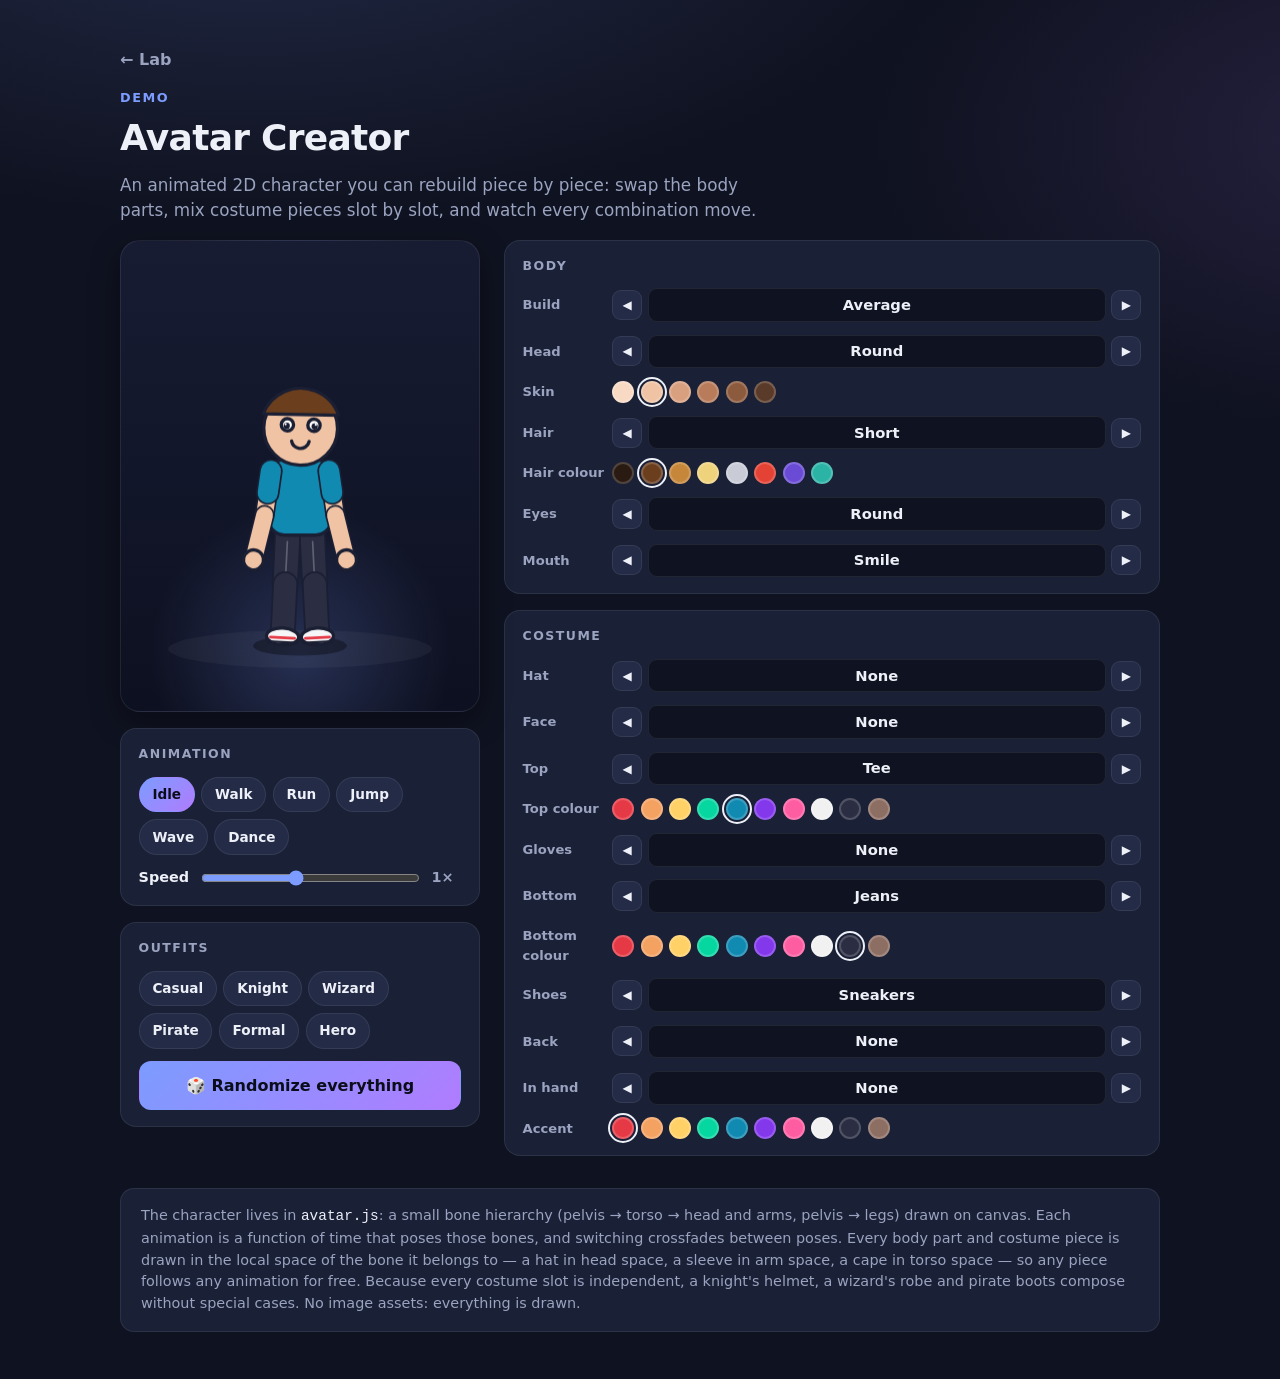
<file: demos/avatar/index.html>
<!doctype html>
<html lang="en">
<head>
  <meta charset="utf-8">
  <meta name="viewport" content="width=device-width, initial-scale=1, viewport-fit=cover">
  <meta name="theme-color" content="#0f1220">
  <meta name="description" content="A 2D avatar creator: an animated character with swappable body parts and mix-and-match costume pieces, drawn on canvas.">
  <title>Avatar Creator · Lab</title>
  <link rel="icon" href="data:image/svg+xml,<svg xmlns='http://www.w3.org/2000/svg' viewBox='0 0 100 100'><text y='.9em' font-size='90'>🧍</text></svg>">
  <link rel="stylesheet" href="../../assets/css/site.css">
  <style>
    .avatar-wrap { width: min(1040px, 100% - 2rem); margin-inline: auto; }

    .layout { display: grid; grid-template-columns: minmax(280px, 360px) 1fr; gap: 1.5rem; align-items: start; }
    @media (max-width: 820px) { .layout { grid-template-columns: 1fr; } }
    .stage-col { display: flex; flex-direction: column; gap: 1rem; position: sticky; top: 1rem; }
    @media (max-width: 820px) { .stage-col { position: static; } }

    .stage-card {
      aspect-ratio: 320 / 420; border-radius: 20px; overflow: hidden;
      border: 1px solid var(--border); box-shadow: var(--shadow);
      background:
        radial-gradient(60% 45% at 50% 88%, rgba(124, 156, 255, 0.22), transparent 70%),
        linear-gradient(180deg, #171c33, #0d1020);
    }
    #stage { width: 100%; height: 100%; }

    .panel { display: flex; flex-direction: column; gap: 0.8rem; padding: 1rem 1.1rem; background: var(--surface); border: 1px solid var(--border); border-radius: 16px; }
    .panel h2 { margin: 0; font-size: 0.78rem; font-weight: 700; letter-spacing: 0.12em; text-transform: uppercase; color: var(--muted); }
    .panels { display: flex; flex-direction: column; gap: 1rem; }

    .pills { display: flex; flex-wrap: wrap; gap: 0.4rem; }
    .pill {
      appearance: none; font: inherit; font-weight: 700; font-size: 0.85rem; color: var(--text);
      padding: 0.42rem 0.8rem; border-radius: 999px; border: 1px solid var(--border); background: var(--surface-2); cursor: pointer;
      transition: filter 0.12s ease, transform 0.08s ease;
    }
    .pill:hover { filter: brightness(1.12); }
    .pill:active { transform: translateY(1px); }
    .pill.is-on { background: linear-gradient(135deg, var(--accent), var(--accent-2)); color: #0b0e1a; border-color: transparent; }

    .speed { display: flex; align-items: center; gap: 0.6rem; font-weight: 600; font-size: 0.9rem; }
    .speed input { flex: 1; accent-color: var(--accent); }
    .speed output { min-width: 3ch; color: var(--muted); font-weight: 700; font-variant-numeric: tabular-nums; }

    /* ◀ value ▶ selector rows */
    .sel { display: grid; grid-template-columns: 84px 30px 1fr 30px; align-items: center; gap: 0.35rem; }
    .sel-label { font-size: 0.82rem; font-weight: 600; color: var(--muted); }
    .sel-value { text-align: center; font-weight: 700; font-size: 0.92rem; padding: 0.3rem 0.4rem; background: var(--bg); border: 1px solid var(--border); border-radius: 9px; }
    .arrow {
      appearance: none; font: inherit; font-size: 0.75rem; color: var(--text); width: 30px; height: 30px;
      border-radius: 9px; border: 1px solid var(--border); background: var(--surface-2); cursor: pointer;
    }
    .arrow:hover { filter: brightness(1.15); }
    .arrow:active { transform: translateY(1px); }

    .swatch-row { display: grid; grid-template-columns: 84px 1fr; align-items: center; gap: 0.35rem; }
    .swatches { display: flex; flex-wrap: wrap; gap: 0.4rem; }
    .swatch { width: 22px; height: 22px; border-radius: 50%; border: 2px solid rgba(255,255,255,0.18); cursor: pointer; padding: 0; }
    .swatch.is-on { outline: 2px solid var(--text); outline-offset: 2px; }

    .demo-notes { margin: 2rem 0 3rem; padding: 1rem 1.25rem; border: 1px solid var(--border); border-radius: 14px; background: var(--surface); color: var(--muted); font-size: 0.9rem; }
    .demo-notes code { color: var(--text); }
  </style>
</head>
<body>
  <header class="demo-header">
    <div class="avatar-wrap">
      <a class="back-inline" href="../../">← Lab</a>
      <p class="demo-kicker">Demo</p>
      <h1>Avatar Creator</h1>
      <p class="tagline">An animated 2D character you can rebuild piece by piece: swap the body parts, mix costume pieces slot by slot, and watch every combination move.</p>
    </div>
  </header>

  <main class="avatar-wrap">
    <div class="layout">
      <div class="stage-col">
        <div class="stage-card"><div id="stage" aria-label="Animated avatar"></div></div>

        <section class="panel">
          <h2>Animation</h2>
          <div class="pills" id="anims"></div>
          <label class="speed">Speed
            <input type="range" id="speed" min="0.25" max="2" step="0.25" value="1">
            <output id="speed-out">1×</output>
          </label>
        </section>

        <section class="panel">
          <h2>Outfits</h2>
          <div class="pills" id="presets"></div>
          <button class="btn btn-primary" id="random" type="button">🎲 Randomize everything</button>
        </section>
      </div>

      <div class="panels">
        <section class="panel" id="body-panel"><h2>Body</h2></section>
        <section class="panel" id="costume-panel"><h2>Costume</h2></section>
      </div>
    </div>

    <div class="demo-notes">
      The character lives in <code>avatar.js</code>: a small bone hierarchy (pelvis → torso → head and arms,
      pelvis → legs) drawn on canvas. Each animation is a function of time that poses those bones, and
      switching crossfades between poses. Every body part and costume piece is drawn in the local space of
      the bone it belongs to — a hat in head space, a sleeve in arm space, a cape in torso space — so any
      piece follows any animation for free. Because every costume slot is independent, a knight's helmet, a
      wizard's robe and pirate boots compose without special cases. No image assets: everything is drawn.
    </div>
  </main>

  <script type="module">
    const v = `?v=${Date.now()}`;
    const { createAvatar, LIBRARY, ANIMATIONS, PRESETS, label } = await import(`./avatar.js${v}`);

    const avatar = createAvatar(document.getElementById('stage'), { animation: 'idle' });
    const syncers = [];
    const sync = () => syncers.forEach((fn) => fn());

    // ---- animation pills + speed
    const animRow = document.getElementById('anims');
    for (const name of ANIMATIONS) {
      const b = document.createElement('button');
      b.type = 'button'; b.className = 'pill'; b.dataset.anim = name; b.textContent = label(name);
      b.addEventListener('click', () => { avatar.setAnimation(name); sync(); });
      animRow.append(b);
    }
    syncers.push(() => animRow.querySelectorAll('.pill').forEach((b) => b.classList.toggle('is-on', b.dataset.anim === avatar.animation)));

    const speed = document.getElementById('speed');
    const speedOut = document.getElementById('speed-out');
    speed.addEventListener('input', () => { avatar.setSpeed(Number(speed.value)); speedOut.textContent = `${speed.value}×`; });

    // ---- outfit presets + randomize
    const presetRow = document.getElementById('presets');
    for (const name of Object.keys(PRESETS)) {
      const b = document.createElement('button');
      b.type = 'button'; b.className = 'pill'; b.textContent = label(name);
      b.addEventListener('click', () => { avatar.applyPreset(name); sync(); });
      presetRow.append(b);
    }
    document.getElementById('random').addEventListener('click', () => { avatar.randomize(); sync(); });

    // ---- ◀ value ▶ selectors and colour swatches, built from the library
    function selector(host, key, text) {
      const opts = LIBRARY[key];
      const row = document.createElement('div');
      row.className = 'sel';
      row.innerHTML = `<span class="sel-label">${text}</span>` +
        `<button class="arrow" type="button" aria-label="Previous ${text}">◀</button>` +
        `<span class="sel-value"></span>` +
        `<button class="arrow" type="button" aria-label="Next ${text}">▶</button>`;
      const [prev, next] = row.querySelectorAll('.arrow');
      const val = row.querySelector('.sel-value');
      const step = (dir) => {
        const i = opts.indexOf(avatar.config[key]);
        avatar.setConfig({ [key]: opts[(i + dir + opts.length) % opts.length] });
        sync();
      };
      prev.addEventListener('click', () => step(-1));
      next.addEventListener('click', () => step(1));
      syncers.push(() => { val.textContent = label(avatar.config[key]); });
      host.append(row);
    }
    function swatches(host, key, text) {
      const wrap = document.createElement('div');
      wrap.className = 'swatch-row';
      const lab = document.createElement('span'); lab.className = 'sel-label'; lab.textContent = text;
      const list = document.createElement('div'); list.className = 'swatches';
      for (const color of LIBRARY[key]) {
        const b = document.createElement('button');
        b.type = 'button'; b.className = 'swatch'; b.style.background = color; b.title = color;
        b.setAttribute('aria-label', `${text} ${color}`);
        b.addEventListener('click', () => { avatar.setConfig({ [key]: color }); sync(); });
        list.append(b);
      }
      syncers.push(() => list.querySelectorAll('.swatch').forEach((b, i) => b.classList.toggle('is-on', LIBRARY[key][i] === avatar.config[key])));
      wrap.append(lab, list);
      host.append(wrap);
    }

    const body = document.getElementById('body-panel');
    selector(body, 'build', 'Build');
    selector(body, 'headShape', 'Head');
    swatches(body, 'skin', 'Skin');
    selector(body, 'hair', 'Hair');
    swatches(body, 'hairColor', 'Hair colour');
    selector(body, 'eyes', 'Eyes');
    selector(body, 'mouth', 'Mouth');

    const costume = document.getElementById('costume-panel');
    selector(costume, 'hat', 'Hat');
    selector(costume, 'face', 'Face');
    selector(costume, 'top', 'Top');
    swatches(costume, 'topColor', 'Top colour');
    selector(costume, 'gloves', 'Gloves');
    selector(costume, 'bottom', 'Bottom');
    swatches(costume, 'bottomColor', 'Bottom colour');
    selector(costume, 'shoes', 'Shoes');
    selector(costume, 'back', 'Back');
    selector(costume, 'item', 'In hand');
    swatches(costume, 'accent', 'Accent');

    sync();
    window.__avatar = avatar; // for the console
  </script>
</body>
</html>
</file>
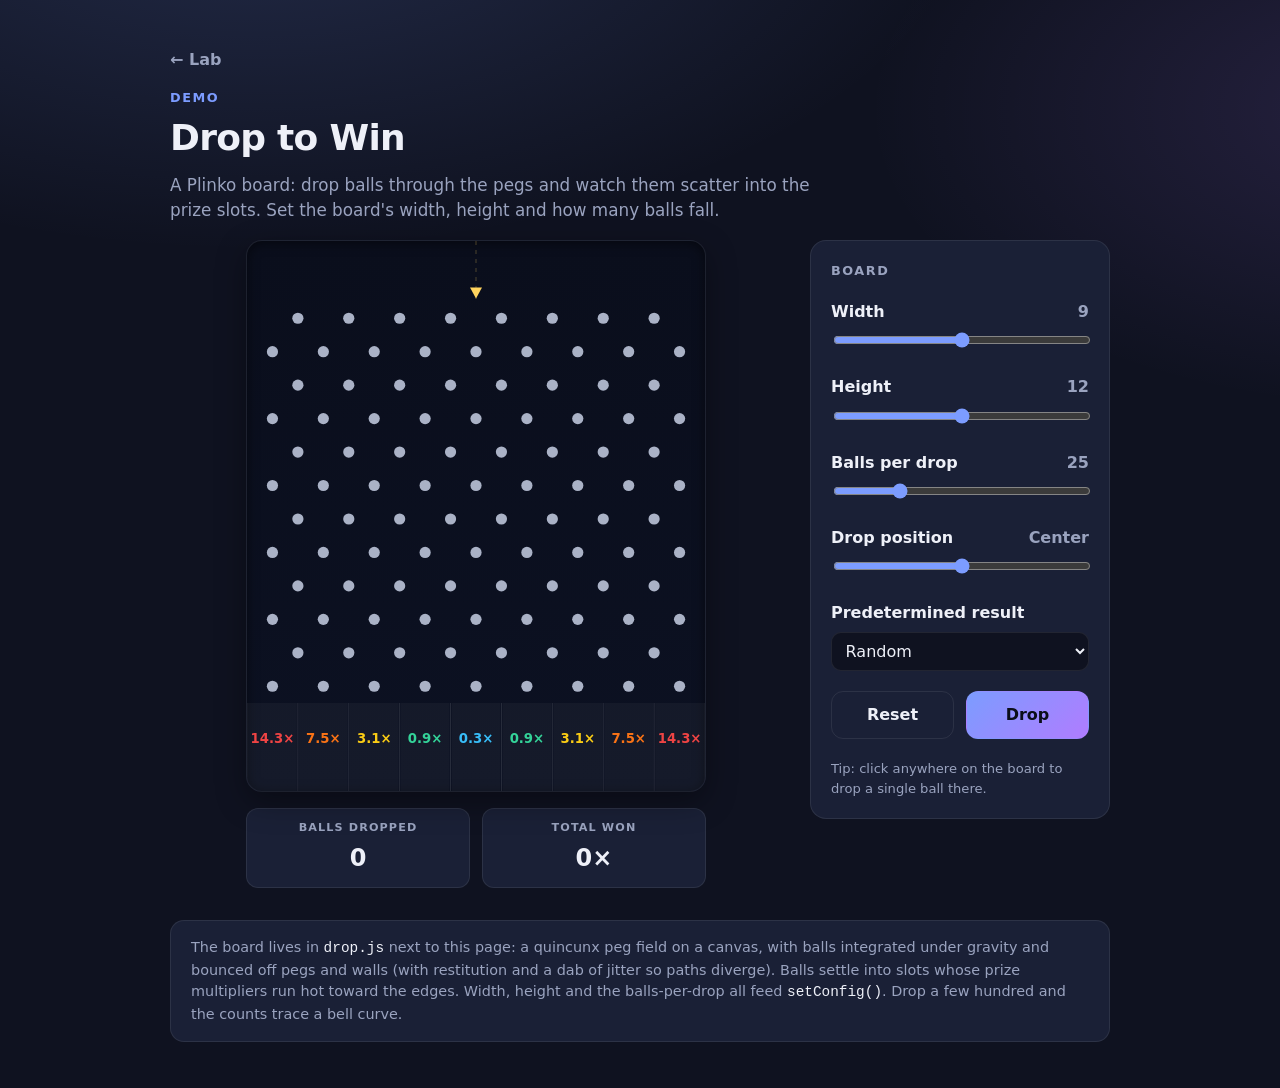
<file: demos/drop/index.html>
<!doctype html>
<html lang="en">
<head>
  <meta charset="utf-8">
  <meta name="viewport" content="width=device-width, initial-scale=1, viewport-fit=cover">
  <meta name="theme-color" content="#0f1220">
  <meta name="description" content="A drop-to-win Plinko board: drop balls through the pegs into prize slots. Set the board width, height and number of balls.">
  <title>Drop to Win · Lab</title>
  <link rel="icon" href="data:image/svg+xml,<svg xmlns='http://www.w3.org/2000/svg' viewBox='0 0 100 100'><text y='.9em' font-size='90'>🔴</text></svg>">
  <link rel="stylesheet" href="../../assets/css/site.css">
  <style>
    .drop-wrap { width: min(940px, 100% - 2rem); margin-inline: auto; }

    .layout { display: grid; grid-template-columns: 1fr minmax(240px, 300px); gap: 1.75rem; align-items: start; }
    @media (max-width: 780px) { .layout { grid-template-columns: 1fr; } }

    .stage {
      position: relative;
      width: min(100%, 460px);
      aspect-ratio: 5 / 6;
      margin-inline: auto;
      border-radius: 16px;
      overflow: hidden;
      background: linear-gradient(180deg, #0a0e1c, #0c1122);
      border: 1px solid var(--border);
      box-shadow: var(--shadow), inset 0 2px 12px rgba(0,0,0,0.5);
      cursor: pointer;
    }
    #board { position: absolute; inset: 0; }

    .stats { display: flex; gap: 0.75rem; margin: 1rem auto 0; max-width: 460px; }
    .stat { flex: 1; padding: 0.7rem 0.9rem; background: var(--surface); border: 1px solid var(--border); border-radius: 12px; text-align: center; }
    .stat dt { margin: 0; font-size: 0.7rem; font-weight: 700; letter-spacing: 0.1em; text-transform: uppercase; color: var(--muted); }
    .stat dd { margin: 0.2rem 0 0; font-size: 1.5rem; font-weight: 800; font-variant-numeric: tabular-nums; }

    .settings { display: flex; flex-direction: column; gap: 1.25rem; padding: 1.25rem; background: var(--surface); border: 1px solid var(--border); border-radius: 16px; }
    .settings h2 { margin: 0; font-size: 0.8rem; font-weight: 700; letter-spacing: 0.12em; text-transform: uppercase; color: var(--muted); }
    .setting label { display: flex; align-items: baseline; justify-content: space-between; font-weight: 600; margin-bottom: 0.4rem; }
    .setting label output { color: var(--muted); font-weight: 700; font-variant-numeric: tabular-nums; }
    .setting input[type="range"] { width: 100%; accent-color: var(--accent); }
    .setting select { width: 100%; padding: 0.5rem 0.6rem; font: inherit; color: var(--text); background: var(--bg); border: 1px solid var(--border); border-radius: 10px; }
    .setting select:focus-visible { outline: 2px solid var(--accent); outline-offset: 1px; }
    .actions { display: flex; gap: 0.75rem; }
    .actions .btn { flex: 1; }

    .demo-notes { margin: 2rem 0 3rem; padding: 1rem 1.25rem; border: 1px solid var(--border); border-radius: 14px; background: var(--surface); color: var(--muted); font-size: 0.9rem; }
    .demo-notes code { color: var(--text); }
  </style>
</head>
<body>
  <header class="demo-header">
    <div class="drop-wrap">
      <a class="back-inline" href="../../">← Lab</a>
      <p class="demo-kicker">Demo</p>
      <h1>Drop to Win</h1>
      <p class="tagline">A Plinko board: drop balls through the pegs and watch them scatter into the prize slots. Set the board's width, height and how many balls fall.</p>
    </div>
  </header>

  <main class="drop-wrap">
    <div class="layout">
      <div>
        <div class="stage" id="stage">
          <div id="board" aria-label="Plinko board"></div>
        </div>
        <dl class="stats">
          <div class="stat"><dt>Balls dropped</dt><dd id="dropped">0</dd></div>
          <div class="stat"><dt>Total won</dt><dd id="total">0×</dd></div>
        </dl>
      </div>

      <aside class="settings">
        <h2>Board</h2>

        <div class="setting">
          <label for="width">Width <output id="width-out">9</output></label>
          <input type="range" id="width" min="4" max="14" step="1" value="9">
        </div>

        <div class="setting">
          <label for="height">Height <output id="height-out">12</output></label>
          <input type="range" id="height" min="6" max="18" step="1" value="12">
        </div>

        <div class="setting">
          <label for="balls">Balls per drop <output id="balls-out">25</output></label>
          <input type="range" id="balls" min="1" max="100" step="1" value="25">
        </div>

        <div class="setting">
          <label for="dropx">Drop position <output id="dropx-out">Center</output></label>
          <input type="range" id="dropx" min="0" max="100" step="1" value="50">
        </div>

        <div class="setting">
          <label for="result">Predetermined result</label>
          <select id="result"></select>
        </div>

        <div class="actions">
          <button class="btn btn-ghost" id="reset" type="button">Reset</button>
          <button class="btn btn-primary" id="drop" type="button">Drop</button>
        </div>
        <p class="muted" style="margin:0; font-size:0.82rem">Tip: click anywhere on the board to drop a single ball there.</p>
      </aside>
    </div>

    <div class="demo-notes">
      The board lives in <code>drop.js</code> next to this page: a quincunx peg field on a canvas,
      with balls integrated under gravity and bounced off pegs and walls (with restitution and a
      dab of jitter so paths diverge). Balls settle into slots whose prize multipliers run hot
      toward the edges. Width, height and the balls-per-drop all feed <code>setConfig()</code>.
      Drop a few hundred and the counts trace a bell curve.
    </div>
  </main>

  <script type="module">
    // Cache-bust the module against GitHub Pages' 10-min asset cache. The query
    // is unique per load: keying it off document.lastModified was no good,
    // because a cached page reports a stale value and keeps pulling stale JS.
    const { createDropGame } = await import(`./drop.js?v=${Date.now()}`);

    const mount = document.getElementById('board');
    const game = createDropGame(mount, { width: 9, height: 12, ballCount: 25 });

    const droppedEl = document.getElementById('dropped');
    const totalEl = document.getElementById('total');
    const widthRange = document.getElementById('width');
    const heightRange = document.getElementById('height');
    const ballsRange = document.getElementById('balls');

    function refresh() {
      droppedEl.textContent = game.dropped;
      totalEl.textContent = `${game.total}×`;
    }

    widthRange.addEventListener('input', () => {
      document.getElementById('width-out').textContent = widthRange.value;
      game.setConfig({ width: Number(widthRange.value) });
      renderResultOptions();
      refresh();
    });
    heightRange.addEventListener('input', () => {
      document.getElementById('height-out').textContent = heightRange.value;
      game.setConfig({ height: Number(heightRange.value) });
      refresh();
    });
    ballsRange.addEventListener('input', () => {
      document.getElementById('balls-out').textContent = ballsRange.value;
      game.setConfig({ ballCount: Number(ballsRange.value) });
    });

    const dropxRange = document.getElementById('dropx');
    const dropxOut = document.getElementById('dropx-out');
    const dropLabel = (v) => (v === 50 ? 'Center' : v < 50 ? `${50 - v}% left` : `${v - 50}% right`);
    dropxRange.addEventListener('input', () => {
      const v = Number(dropxRange.value);
      dropxOut.textContent = dropLabel(v);
      game.setDropX(v / 100);
    });

    const resultSelect = document.getElementById('result');
    function applyResult() {
      game.setConfig({ targetSlot: resultSelect.value === 'random' ? null : Number(resultSelect.value) });
      refresh();
    }
    function renderResultOptions() {
      const prev = resultSelect.value;
      const n = game.slotValues.length;
      resultSelect.replaceChildren(new Option('Random', 'random'));
      game.slotValues.forEach((v, i) => resultSelect.append(new Option(`Slot ${i + 1} (${v}×)`, String(i))));
      resultSelect.value = prev === 'random' || (prev !== '' && Number(prev) >= 0 && Number(prev) < n) ? prev : 'random';
      applyResult();
    }
    resultSelect.addEventListener('change', applyResult);

    document.getElementById('drop').addEventListener('click', () => game.drop());
    document.getElementById('reset').addEventListener('click', () => { game.reset(); refresh(); });
    document.getElementById('stage').addEventListener('click', (e) => {
      const rect = mount.getBoundingClientRect();
      game.drop(1, (e.clientX - rect.left) / rect.width);
    });

    game.addEventListener('land', refresh);
    game.addEventListener('idle', refresh);

    renderResultOptions();
    window.__drop = game; // for the console
  </script>
</body>
</html>
</file>
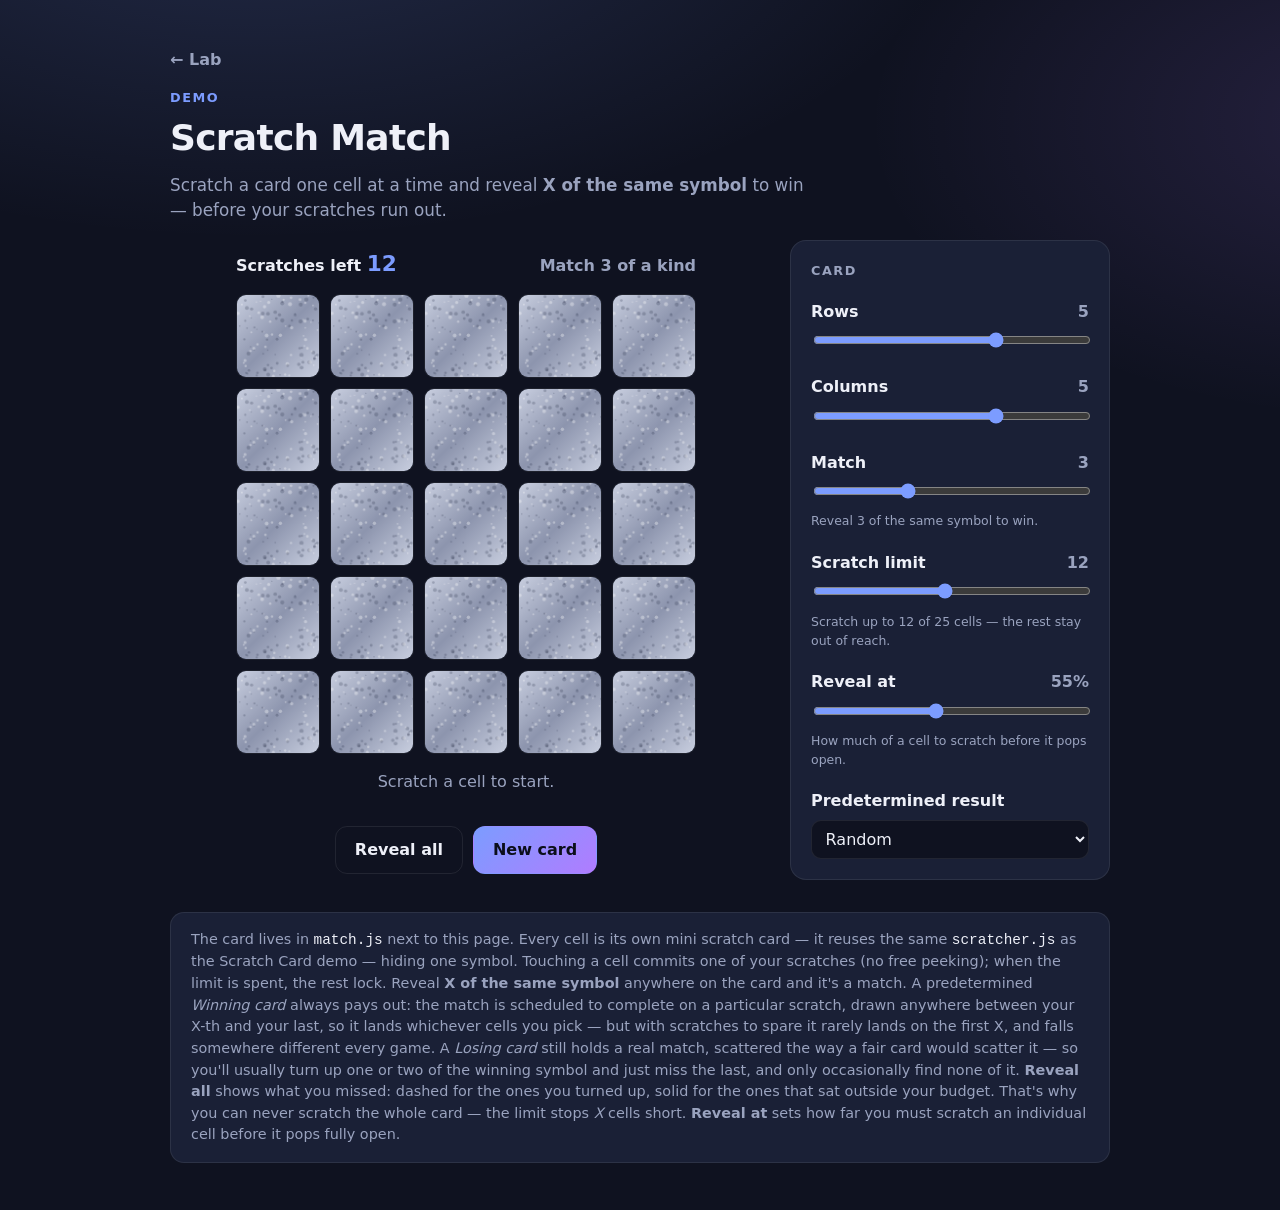
<file: demos/match/index.html>
<!doctype html>
<html lang="en">
<head>
  <meta charset="utf-8">
  <meta name="viewport" content="width=device-width, initial-scale=1, viewport-fit=cover">
  <meta name="theme-color" content="#0f1220">
  <meta name="description" content="Scratch a card cell by cell and match X of the same symbol to win. Set the grid size, your scratch budget, the reveal threshold and the match target, and force a winning or losing card.">
  <title>Scratch Match · Lab</title>
  <link rel="icon" href="data:image/svg+xml,<svg xmlns='http://www.w3.org/2000/svg' viewBox='0 0 100 100'><text y='.9em' font-size='90'>🍒</text></svg>">
  <link rel="stylesheet" href="../../assets/css/site.css">
  <style>
    .match-wrap { width: min(940px, 100% - 2rem); margin-inline: auto; }

    .layout { display: grid; grid-template-columns: 1fr minmax(240px, 320px); gap: 1.75rem; align-items: start; }
    @media (max-width: 780px) { .layout { grid-template-columns: 1fr; } }

    .stage { width: min(100%, 460px); margin: 0.5rem auto 0; }

    /* HUD above the card. */
    .hud { display: flex; align-items: baseline; justify-content: space-between; gap: 1rem; margin-bottom: 0.85rem; }
    .scratches { font-weight: 700; font-variant-numeric: tabular-nums; }
    .scratches b { font-size: 1.35rem; color: var(--accent); }
    .scratches.none b { color: var(--bad); }
    .goal { color: var(--muted); font-weight: 600; }

    /* The grid of scratch cells (match.js sets grid-template-columns). */
    #card { width: 100%; }
    .match-cell {
      position: relative; aspect-ratio: 1; border-radius: 10px; overflow: hidden;
      border: 1px solid var(--border); background: #0b0e1a;
      transition: filter 0.2s ease;
    }
    .match-face {
      position: absolute; inset: 0; display: flex; align-items: center; justify-content: center;
      font-size: clamp(1.1rem, 6vw, 2.1rem); line-height: 1; user-select: none;
      background: var(--surface-2);
    }
    .match-cell.is-locked { filter: grayscale(0.7) brightness(0.62); }
    .match-cell.is-win {
      z-index: 1; outline: 3px solid var(--warn); outline-offset: -3px;
      background: radial-gradient(circle at 50% 38%, #5a4415, #2a2008 70%);
      animation: winPulse 1s ease-in-out infinite alternate;
    }
    .match-cell.is-win .match-face { background: transparent; }
    @keyframes winPulse {
      from { box-shadow: 0 0 0 0 rgba(255, 204, 77, 0.45); }
      to { box-shadow: 0 0 18px 5px rgba(255, 204, 77, 0.8); }
    }
    /* The set you didn't complete: dashed = ones you turned up, solid = the ones
       that were sitting outside your scratch budget. */
    .match-cell.is-missed { z-index: 1; outline: 3px dashed var(--bad); outline-offset: -3px; }
    .match-cell.is-outofreach { z-index: 1; outline: 3px solid var(--bad); outline-offset: -3px; }
    .match-cell.is-missed .match-face,
    .match-cell.is-outofreach .match-face { background: radial-gradient(circle at 50% 38%, #4a1d24, #2a1014 70%); }

    .readout { margin: 1rem auto 0; text-align: center; min-height: 2.6rem; }
    .status { margin: 0; font-weight: 700; min-height: 1.4em; }
    .status.win { color: var(--good); font-size: 1.15rem; animation: pop 0.5s ease; }
    .status.over { color: var(--warn); }
    .status .hint { color: var(--muted); font-weight: 500; }
    @keyframes pop { 0% { transform: scale(0.7); } 60% { transform: scale(1.08); } 100% { transform: scale(1); } }
    .actions { display: flex; gap: 0.6rem; justify-content: center; margin-top: 0.9rem; flex-wrap: wrap; }

    /* ---- Settings ---- */
    .settings { display: flex; flex-direction: column; gap: 1.25rem; padding: 1.25rem; background: var(--surface); border: 1px solid var(--border); border-radius: 16px; }
    .settings h2 { margin: 0; font-size: 0.8rem; font-weight: 700; letter-spacing: 0.12em; text-transform: uppercase; color: var(--muted); }
    .setting label { display: flex; align-items: baseline; justify-content: space-between; font-weight: 600; margin-bottom: 0.4rem; }
    .setting label output { color: var(--muted); font-weight: 700; font-variant-numeric: tabular-nums; }
    .setting input[type="range"] { width: 100%; accent-color: var(--accent); }
    .setting select { width: 100%; padding: 0.5rem 0.6rem; font: inherit; color: var(--text); background: var(--bg); border: 1px solid var(--border); border-radius: 10px; }
    .setting select:focus-visible { outline: 2px solid var(--accent); outline-offset: 1px; }
    .setting .note { margin: 0.4rem 0 0; font-size: 0.78rem; color: var(--muted); }

    .demo-notes { margin: 2rem 0 3rem; padding: 1rem 1.25rem; border: 1px solid var(--border); border-radius: 14px; background: var(--surface); color: var(--muted); font-size: 0.9rem; }
    .demo-notes code { color: var(--text); }
  </style>
</head>
<body>
  <header class="demo-header">
    <div class="match-wrap">
      <a class="back-inline" href="../../">← Lab</a>
      <p class="demo-kicker">Demo</p>
      <h1>Scratch Match</h1>
      <p class="tagline">Scratch a card one cell at a time and reveal <b>X of the same symbol</b> to win — before your scratches run out.</p>
    </div>
  </header>

  <main class="match-wrap">
    <div class="layout board" id="board">
      <div>
        <div class="stage">
          <div class="hud">
            <span class="scratches" id="scratches">Scratches left <b id="left">12</b></span>
            <span class="goal" id="goal">Match 3 of a kind</span>
          </div>
          <div id="card" aria-label="Scratch match card"></div>
          <div class="readout" aria-live="polite">
            <p class="status" id="status"><span class="hint">Scratch a cell to start.</span></p>
          </div>
          <div class="actions">
            <button class="btn btn-ghost" id="reveal" type="button">Reveal all</button>
            <button class="btn btn-primary" id="new" type="button">New card</button>
          </div>
        </div>
      </div>

      <aside class="settings" id="settings">
        <h2>Card</h2>

        <div class="setting">
          <label for="rows">Rows <output id="rows-out">5</output></label>
          <input type="range" id="rows" min="3" max="6" step="1" value="5">
        </div>

        <div class="setting">
          <label for="cols">Columns <output id="cols-out">5</output></label>
          <input type="range" id="cols" min="3" max="6" step="1" value="5">
        </div>

        <div class="setting">
          <label for="match">Match <output id="match-out">3</output></label>
          <input type="range" id="match" min="2" max="5" step="1" value="3">
          <p class="note" id="match-note">Reveal 3 of the same symbol to win.</p>
        </div>

        <div class="setting">
          <label for="limit">Scratch limit <output id="limit-out">12</output></label>
          <input type="range" id="limit" min="2" max="25" step="1" value="12">
          <p class="note" id="limit-note">Scratch up to 12 of 25 cells.</p>
        </div>

        <div class="setting">
          <label for="threshold">Reveal at <output id="threshold-out">55%</output></label>
          <input type="range" id="threshold" min="20" max="100" step="5" value="55">
          <p class="note">How much of a cell to scratch before it pops open.</p>
        </div>

        <div class="setting">
          <label for="result">Predetermined result</label>
          <select id="result">
            <option value="random">Random</option>
            <option value="win">Winning card</option>
            <option value="lose">Losing card</option>
          </select>
        </div>
      </aside>
    </div>

    <div class="demo-notes">
      The card lives in <code>match.js</code> next to this page. Every cell is its own mini scratch card —
      it reuses the same <code>scratcher.js</code> as the Scratch Card demo — hiding one symbol. Touching a
      cell commits one of your scratches (no free peeking); when the limit is spent, the rest lock. Reveal
      <strong>X of the same symbol</strong> anywhere on the card and it's a match. A predetermined
      <em>Winning card</em> always pays out: the match is scheduled to complete on a particular scratch,
      drawn anywhere between your X-th and your last, so it lands whichever cells you pick — but with
      scratches to spare it rarely lands on the first X, and falls somewhere different every game. A
      <em>Losing card</em> still holds a real match, scattered the way a fair card would scatter it —
      so you'll usually turn up one or two of the winning symbol and just miss the last, and only
      occasionally find none of it. <strong>Reveal all</strong> shows what you missed: dashed for the
      ones you turned up, solid for the ones that sat outside your budget. That's why you can never
      scratch the whole card — the limit stops <em>X</em> cells short.
      <strong>Reveal at</strong> sets how far you must scratch an individual cell before it pops fully open.
    </div>
  </main>

  <script type="module">
    const v = `?v=${Date.now()}`;
    const [{ createScratcher }, { createMatch }] = await Promise.all([
      import(`../scratcher/scratcher.js${v}`),
      import(`./match.js${v}`),
    ]);

    const mount = document.getElementById('card');
    const left = document.getElementById('left');
    const scratches = document.getElementById('scratches');
    const status = document.getElementById('status');
    const goal = document.getElementById('goal');

    const rowsRange = document.getElementById('rows');
    const rowsOut = document.getElementById('rows-out');
    const colsRange = document.getElementById('cols');
    const colsOut = document.getElementById('cols-out');
    const matchRange = document.getElementById('match');
    const matchOut = document.getElementById('match-out');
    const matchNote = document.getElementById('match-note');
    const limitRange = document.getElementById('limit');
    const limitOut = document.getElementById('limit-out');
    const limitNote = document.getElementById('limit-note');
    const thresholdRange = document.getElementById('threshold');
    const thresholdOut = document.getElementById('threshold-out');
    const resultSelect = document.getElementById('result');

    let rows = 5, cols = 5, limit = 12, target = 3;

    const game = createMatch(mount, {
      createScratcher, rows, cols, scratchLimit: limit, matchTarget: target,
      result: 'random', completeAt: Number(thresholdRange.value) / 100,
    });

    function setStatus(html, cls = '') { status.className = `status ${cls}`.trim(); status.innerHTML = html; }
    function setLeft(n) { left.textContent = n; scratches.classList.toggle('none', n <= 0); }

    // Keep the sliders consistent with the grid: the limit can't exceed the cell
    // count, and the match target can't exceed what you're able to reveal.
    function syncBounds() {
      const total = rows * cols;
      // A losing card has to keep X cells out of reach, so the budget stops at
      // total - X, and X itself can never exceed half the grid.
      const maxTarget = Math.min(5, Math.floor(total / 2));
      target = Math.min(Math.max(2, target), maxTarget);
      matchRange.max = String(maxTarget);
      matchRange.value = String(target);
      matchOut.textContent = target;
      matchNote.textContent = `Reveal ${target} of the same symbol to win.`;

      const maxLimit = total - target;
      limitRange.min = String(target);
      limitRange.max = String(maxLimit);
      limit = Math.min(Math.max(target, limit), maxLimit);
      limitRange.value = String(limit);
      limitOut.textContent = limit;
      limitNote.textContent = `Scratch up to ${limit} of ${total} cells — the rest stay out of reach.`;
    }

    function deal() {
      syncBounds();
      game.setConfig({ rows, cols, scratchLimit: limit, matchTarget: target, result: resultSelect.value });
    }

    game.addEventListener('deal', (e) => {
      setLeft(e.detail.limit);
      setStatus('<span class="hint">Scratch a cell to start.</span>');
      goal.textContent = `Match ${e.detail.target} of a kind`;
    });
    game.addEventListener('commit', (e) => setLeft(e.detail.limit - e.detail.used));
    game.addEventListener('match', (e) => {
      setStatus(`MATCH! 🎉 ${e.detail.count} × ${e.detail.symbol}`, 'win');
    });
    game.addEventListener('missed', (e) => {
      const { symbol, reached } = e.detail;
      const n = e.detail.cells.length;
      setStatus(reached > 0
        ? `So close — you turned up ${reached} of ${n} ${symbol}. The rest were out of reach.`
        : `No luck — all ${n} ${symbol} were sitting in cells you never opened.`, 'over');
    });
    game.addEventListener('exhausted', () => {
      if (!game.won) setStatus('Out of scratches — hit <strong>Reveal all</strong> to see the card.', 'over');
    });

    rowsRange.addEventListener('input', () => { rows = Number(rowsRange.value); rowsOut.textContent = rows; deal(); });
    colsRange.addEventListener('input', () => { cols = Number(colsRange.value); colsOut.textContent = cols; deal(); });
    matchRange.addEventListener('input', () => { target = Number(matchRange.value); matchOut.textContent = target; deal(); });
    limitRange.addEventListener('input', () => { limit = Number(limitRange.value); limitOut.textContent = limit; deal(); });
    resultSelect.addEventListener('change', deal);

    // Reveal threshold is a scratch-feel setting — apply it live, don't re-deal.
    thresholdRange.addEventListener('input', () => {
      thresholdOut.textContent = `${thresholdRange.value}%`;
      game.setThreshold(Number(thresholdRange.value) / 100);
    });

    document.getElementById('reveal').addEventListener('click', () => {
      game.revealAll();
      if (!game.won && !game.missed) setStatus('No match on this card.', 'over');
    });
    document.getElementById('new').addEventListener('click', deal);

    syncBounds();
    window.__match = game; // for the console
  </script>
</body>
</html>
</file>
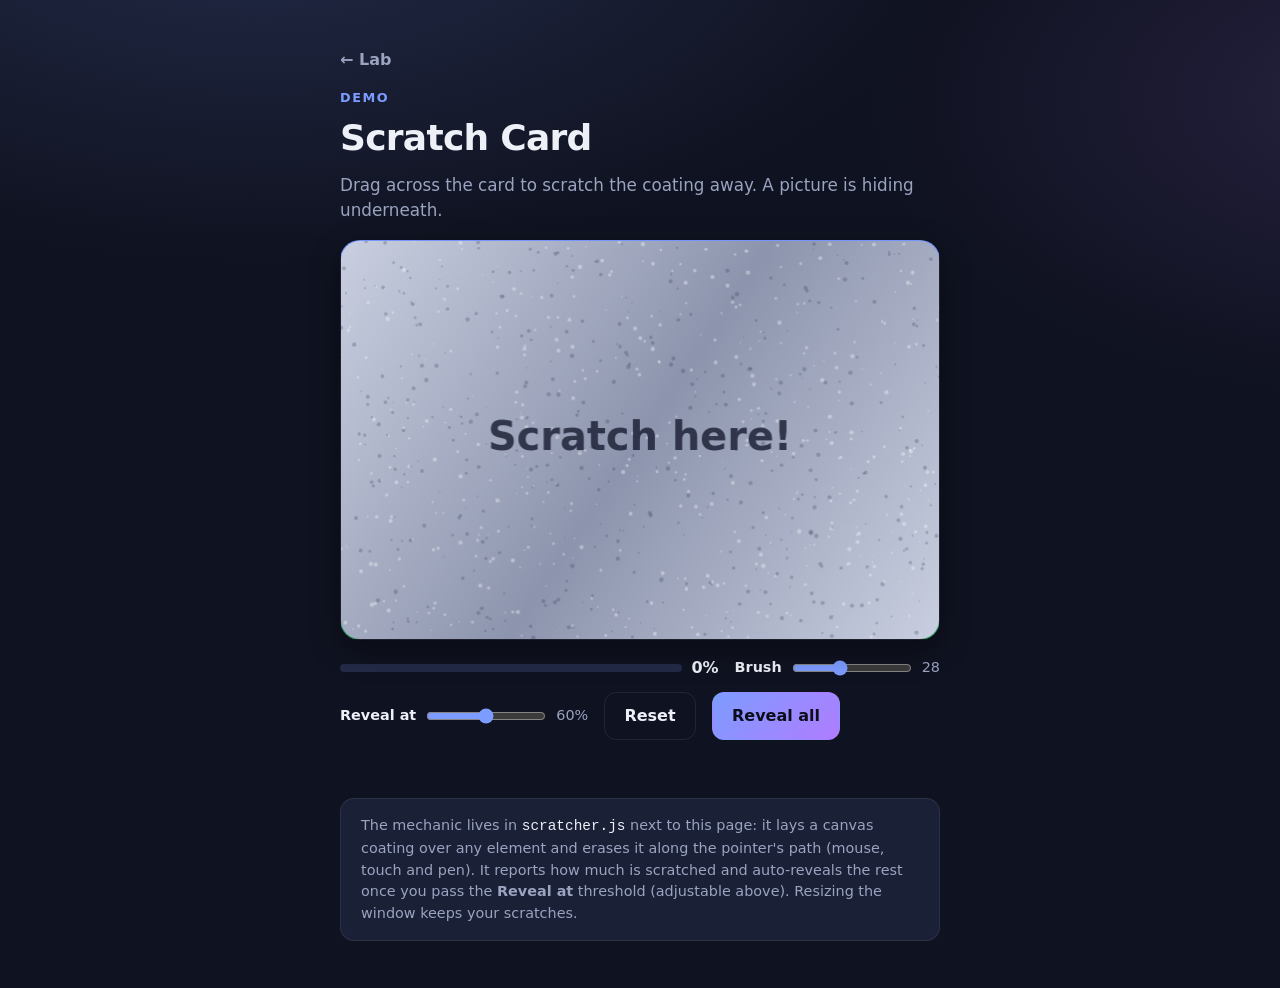
<file: demos/scratcher/index.html>
<!doctype html>
<html lang="en">
<head>
  <meta charset="utf-8">
  <meta name="viewport" content="width=device-width, initial-scale=1, viewport-fit=cover">
  <meta name="theme-color" content="#0f1220">
  <meta name="description" content="Drag across the card to scratch the foil away and reveal the picture hiding underneath.">
  <title>Scratch Card · Lab</title>
  <link rel="icon" href="data:image/svg+xml,<svg xmlns='http://www.w3.org/2000/svg' viewBox='0 0 100 100'><text y='.9em' font-size='90'>🪙</text></svg>">
  <link rel="stylesheet" href="../../assets/css/site.css">
  <style>
    .demo-wrap { width: min(600px, 100% - 2rem); margin-inline: auto; }

    .scratch-card {
      position: relative;
      aspect-ratio: 3 / 2;
      border-radius: 20px;
      overflow: hidden;
      border: 1px solid var(--border);
      box-shadow: var(--shadow);
      background: #0b0e1a center / cover no-repeat; /* the hidden picture is set from the script */
    }
    .controls { display: flex; flex-wrap: wrap; align-items: center; gap: 0.75rem 1rem; margin-top: 1rem; }
    .progress { flex: 1 1 180px; display: flex; align-items: center; gap: 0.6rem; font-variant-numeric: tabular-nums; font-weight: 700; }
    .progress-bar { flex: 1; height: 8px; border-radius: 999px; background: var(--surface-2); overflow: hidden; }
    .progress-bar i { display: block; height: 100%; width: 0; background: linear-gradient(90deg, var(--accent), var(--accent-2)); transition: width 0.15s ease; }
    .brush { display: flex; align-items: center; gap: 0.5rem; font-size: 0.9rem; font-weight: 600; }
    .brush input { width: 120px; accent-color: var(--accent); }
    .brush output { min-width: 2ch; color: var(--muted); font-weight: 500; }
    .status { margin: 0.75rem 0 0; min-height: 1.4em; font-weight: 700; color: var(--good); }
    .demo-notes { margin: 1.5rem 0 3rem; padding: 1rem 1.25rem; border: 1px solid var(--border); border-radius: 14px; background: var(--surface); color: var(--muted); font-size: 0.9rem; }
    .demo-notes code { color: var(--text); }
  </style>
</head>
<body>
  <header class="demo-header">
    <div class="demo-wrap">
      <a class="back-inline" href="../../">← Lab</a>
      <p class="demo-kicker">Demo</p>
      <h1>Scratch Card</h1>
      <p class="tagline">Drag across the card to scratch the coating away. A picture is hiding underneath.</p>
    </div>
  </header>

  <main class="demo-wrap">
    <div class="scratch-card" id="card" aria-label="Scratch card"></div>

    <div class="controls">
      <div class="progress" aria-live="polite">
        <div class="progress-bar" aria-hidden="true"><i id="bar"></i></div>
        <span id="pct">0%</span>
      </div>
      <label class="brush">Brush
        <input type="range" id="brush" min="8" max="60" step="1" value="28">
        <output id="brush-out">28</output>
      </label>
      <label class="brush">Reveal at
        <input type="range" id="threshold" min="20" max="100" step="5" value="60">
        <output id="threshold-out">60%</output>
      </label>
      <button class="btn btn-ghost" id="reset" type="button">Reset</button>
      <button class="btn btn-primary" id="reveal" type="button">Reveal all</button>
    </div>
    <p class="status" id="status"></p>

    <div class="demo-notes">
      The mechanic lives in <code>scratcher.js</code> next to this page: it lays a canvas coating over
      any element and erases it along the pointer's path (mouse, touch and pen). It reports how much is
      scratched and auto-reveals the rest once you pass the <strong>Reveal at</strong> threshold
      (adjustable above). Resizing the window keeps your scratches.
    </div>
  </main>

  <script type="module">
    const { createScratcher } = await import(`./scratcher.js?v=${Date.now()}`);

    // A cheerful picture to hide, as an inline SVG so the page needs no image files.
    const picture = `
      <svg xmlns="http://www.w3.org/2000/svg" viewBox="0 0 600 400">
        <defs>
          <linearGradient id="sky" x1="0" y1="0" x2="0" y2="1">
            <stop offset="0" stop-color="#6a8dff"/><stop offset="1" stop-color="#c08cff"/>
          </linearGradient>
          <linearGradient id="hillA" x1="0" y1="0" x2="0" y2="1"><stop offset="0" stop-color="#5fe09c"/><stop offset="1" stop-color="#2fae6d"/></linearGradient>
          <linearGradient id="hillB" x1="0" y1="0" x2="0" y2="1"><stop offset="0" stop-color="#3fc984"/><stop offset="1" stop-color="#1f8f57"/></linearGradient>
        </defs>
        <rect width="600" height="400" fill="url(#sky)"/>
        <circle cx="470" cy="110" r="60" fill="#ffd86b"/>
        <circle cx="470" cy="110" r="78" fill="#ffd86b" opacity="0.25"/>
        <g fill="#fff" opacity="0.92">
          <ellipse cx="140" cy="120" rx="58" ry="24"/><ellipse cx="175" cy="105" rx="42" ry="26"/><ellipse cx="105" cy="112" rx="34" ry="20"/>
          <ellipse cx="360" cy="70" rx="44" ry="18"/><ellipse cx="385" cy="60" rx="30" ry="18"/>
        </g>
        <path d="M0 300 Q150 200 300 290 T600 260 V400 H0Z" fill="url(#hillA)"/>
        <path d="M0 345 Q200 265 400 345 T600 325 V400 H0Z" fill="url(#hillB)"/>
        <g transform="translate(262 236)">
          <rect x="0" y="16" width="76" height="52" rx="7" fill="#8a5a2b"/>
          <rect x="0" y="6" width="76" height="24" rx="9" fill="#a86f36"/>
          <rect x="30" y="28" width="16" height="16" rx="3" fill="#ffd86b"/>
          <rect x="0" y="30" width="76" height="4" fill="#6b4420"/>
        </g>
        <g fill="#fff" opacity="0.9">
          <circle cx="60" cy="50" r="3"/><circle cx="240" cy="40" r="2.5"/><circle cx="520" cy="200" r="3"/><circle cx="40" cy="220" r="2"/>
        </g>
        <text x="300" y="72" text-anchor="middle" font-family="system-ui, -apple-system, Segoe UI, Roboto, sans-serif" font-size="36" font-weight="800" fill="#fff" stroke="#3a2a6a" stroke-width="1.5" paint-order="stroke">You found the treasure!</text>
      </svg>`;
    const card = document.getElementById('card');
    card.style.backgroundImage = `url("data:image/svg+xml;utf8,${encodeURIComponent(picture.trim())}")`;

    const scratcher = createScratcher(card, { brushRadius: 28, completeAt: 0.6, label: 'Scratch here!' });

    const bar = document.getElementById('bar');
    const pct = document.getElementById('pct');
    const status = document.getElementById('status');
    scratcher.addEventListener('progress', (e) => {
      const percent = Math.round(e.detail.fraction * 100);
      bar.style.width = `${percent}%`;
      pct.textContent = `${percent}%`;
    });
    scratcher.addEventListener('complete', () => { status.textContent = 'Revealed! Hit Reset to scratch again.'; });
    scratcher.addEventListener('reset', () => { status.textContent = ''; });

    const brush = document.getElementById('brush');
    const brushOut = document.getElementById('brush-out');
    brush.addEventListener('input', () => {
      scratcher.setBrush(Number(brush.value));
      brushOut.textContent = brush.value;
    });
    const threshold = document.getElementById('threshold');
    const thresholdOut = document.getElementById('threshold-out');
    threshold.addEventListener('input', () => {
      scratcher.setThreshold(Number(threshold.value) / 100);
      thresholdOut.textContent = `${threshold.value}%`;
    });
    document.getElementById('reset').addEventListener('click', () => scratcher.reset());
    document.getElementById('reveal').addEventListener('click', () => scratcher.reveal());

    window.__scratcher = scratcher; // for the console
  </script>
</body>
</html>
</file>
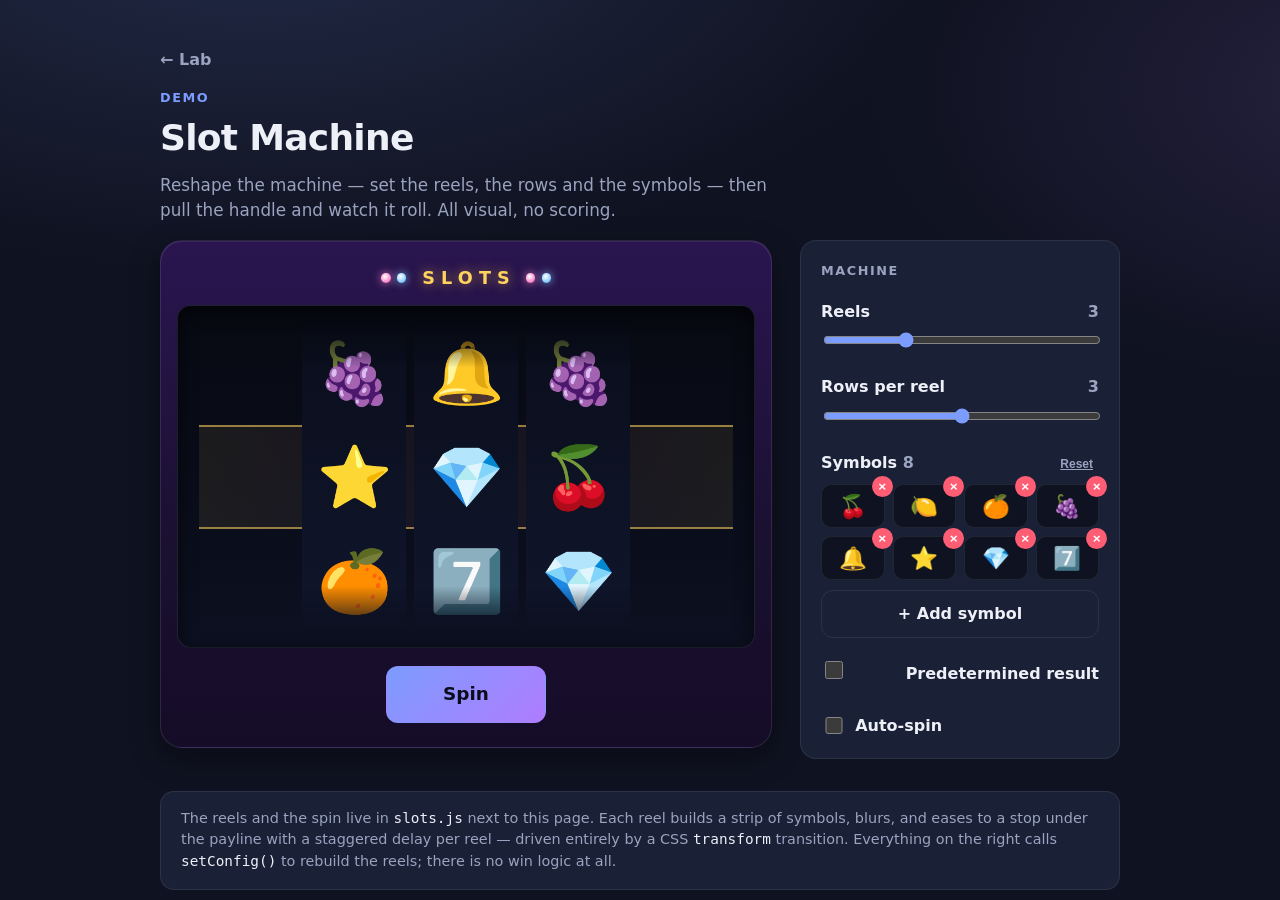
<file: demos/slots/index.html>
<!doctype html>
<html lang="en">
<head>
  <meta charset="utf-8">
  <meta name="viewport" content="width=device-width, initial-scale=1, viewport-fit=cover">
  <meta name="theme-color" content="#0f1220">
  <meta name="description" content="A configurable slot machine: set the number of reels, rows and symbols, then spin and watch the reels blur and settle.">
  <title>Slot Machine · Lab</title>
  <link rel="icon" href="data:image/svg+xml,<svg xmlns='http://www.w3.org/2000/svg' viewBox='0 0 100 100'><text y='.9em' font-size='90'>🎰</text></svg>">
  <link rel="stylesheet" href="../../assets/css/site.css">
  <style>
    .slots-wrap { width: min(960px, 100% - 2rem); margin-inline: auto; }

    .layout { display: grid; grid-template-columns: 1fr minmax(240px, 320px); gap: 1.75rem; align-items: start; }
    @media (max-width: 780px) { .layout { grid-template-columns: 1fr; } }

    /* ---- Cabinet ---- */
    .machine {
      background: linear-gradient(180deg, #2a1550, #1a1030 60%, #150c28);
      border: 1px solid rgba(255,255,255,0.1);
      border-radius: 22px;
      padding: 1rem 1rem 1.5rem;
      box-shadow: var(--shadow), inset 0 1px 0 rgba(255,255,255,0.08);
    }
    .marquee {
      display: flex; align-items: center; justify-content: center; gap: 0.6rem;
      padding: 0.5rem 0 0.9rem;
      font-weight: 900; letter-spacing: 0.35em; text-indent: 0.35em;
      font-size: 1.1rem; color: #ffd45e;
      text-shadow: 0 0 12px rgba(255,196,70,0.6);
    }
    .lights { display: flex; gap: 0.4rem; }
    .lights i {
      width: 0.6rem; height: 0.6rem; border-radius: 50%;
      background: radial-gradient(circle at 40% 35%, #fff, #ff8fce 60%, #b0407f);
      box-shadow: 0 0 8px rgba(255,143,206,0.8);
      animation: blink 1.2s infinite;
    }
    .lights i:nth-child(2) { animation-delay: 0.2s; background: radial-gradient(circle at 40% 35%, #fff, #8fd0ff 60%, #4079b0); box-shadow: 0 0 8px rgba(143,208,255,0.8); }
    .lights i:nth-child(3) { animation-delay: 0.4s; background: radial-gradient(circle at 40% 35%, #fff, #b0ff8f 60%, #59b040); box-shadow: 0 0 8px rgba(176,255,143,0.8); }
    .lights i:nth-child(4) { animation-delay: 0.6s; }
    @keyframes blink { 0%, 100% { opacity: 1; } 50% { opacity: 0.3; } }

    .window {
      position: relative;
      padding: 0.9rem;
      border-radius: 14px;
      background: linear-gradient(180deg, #070912, #0c1020);
      border: 1px solid rgba(255,255,255,0.08);
      box-shadow: inset 0 6px 18px rgba(0,0,0,0.6);
      overflow: hidden;
    }
    #reels { position: relative; }
    .window .slot-reel {
      background: linear-gradient(180deg, #0a0e1c, #10162c);
      border-radius: 8px;
      -webkit-mask-image: linear-gradient(180deg, transparent 0, #000 15%, #000 85%, transparent 100%);
      mask-image: linear-gradient(180deg, transparent 0, #000 15%, #000 85%, transparent 100%);
    }
    .window .slot-reel.just-stopped { animation: reel-pop 0.45s ease; }
    @keyframes reel-pop { 0% { filter: brightness(1); } 35% { filter: brightness(1.5); } 100% { filter: brightness(1); } }

    .payline {
      position: absolute; left: 0.4rem; right: 0.4rem; top: 50%;
      height: var(--slot-cell, 84px);
      transform: translateY(-50%);
      pointer-events: none;
      border-top: 2px solid rgba(255,212,94,0.55);
      border-bottom: 2px solid rgba(255,212,94,0.55);
      background: linear-gradient(90deg, rgba(255,212,94,0.08), rgba(255,120,180,0.06), rgba(255,212,94,0.08));
    }
    .payline.pulse { animation: payline-pulse 0.55s ease; }
    @keyframes payline-pulse {
      0%, 100% { box-shadow: none; border-color: rgba(255,212,94,0.55); }
      40% { box-shadow: 0 0 24px rgba(255,212,94,0.5); border-color: rgba(255,212,94,0.95); }
    }

    .machine-actions { display: flex; justify-content: center; margin-top: 1.1rem; }
    .machine-actions .btn { min-width: 160px; }
    .spin-btn { font-size: 1.15rem; padding: 0.85rem 2rem; }

    /* ---- Settings ---- */
    .settings {
      display: flex; flex-direction: column; gap: 1.25rem;
      padding: 1.25rem;
      background: var(--surface);
      border: 1px solid var(--border);
      border-radius: 16px;
    }
    .settings h2 { margin: 0; font-size: 0.8rem; font-weight: 700; letter-spacing: 0.12em; text-transform: uppercase; color: var(--muted); }
    .setting label { display: flex; align-items: baseline; justify-content: space-between; font-weight: 600; margin-bottom: 0.4rem; }
    .setting label output { color: var(--muted); font-weight: 700; font-variant-numeric: tabular-nums; }
    .setting input[type="range"] { width: 100%; accent-color: var(--accent); }

    .symbols-head { display: flex; align-items: baseline; justify-content: space-between; gap: 0.5rem; }
    .symbols-head .reset-syms { font-size: 0.75rem; font-weight: 600; color: var(--muted); background: none; border: 0; cursor: pointer; text-decoration: underline; }
    .symbols-head .reset-syms:hover { color: var(--text); }
    .symbol-list { display: grid; grid-template-columns: repeat(auto-fill, minmax(58px, 1fr)); gap: 0.5rem; margin-top: 0.6rem; }
    .symbol-item { position: relative; }
    .symbol-item input {
      width: 100%; text-align: center;
      padding: 0.5rem 0.3rem; font-size: 1.4rem; line-height: 1;
      color: var(--text); background: var(--bg);
      border: 1px solid var(--border); border-radius: 10px;
    }
    .symbol-item input:focus-visible { outline: 2px solid var(--accent); outline-offset: 1px; }
    .symbol-item .remove {
      position: absolute; top: -0.5rem; right: -0.5rem;
      width: 1.3rem; height: 1.3rem; display: grid; place-items: center;
      border-radius: 50%; border: 0; cursor: pointer;
      background: var(--bad); color: #fff; font-size: 0.85rem; font-weight: 800; line-height: 1;
    }
    .symbol-item .remove:disabled { opacity: 0.3; cursor: not-allowed; }
    .add-symbol { margin-top: 0.6rem; width: 100%; }
    .toggle { display: flex; align-items: center; gap: 0.6rem; cursor: pointer; font-weight: 600; }
    .toggle input { width: 1.1rem; height: 1.1rem; accent-color: var(--accent); }
    .result-reels { display: grid; grid-template-columns: repeat(auto-fill, minmax(48px, 1fr)); gap: 0.4rem; margin-top: 0.1rem; }
    .result-reels select { width: 100%; padding: 0.35rem 0.15rem; font-size: 1.15rem; text-align: center; color: var(--text); background: var(--bg); border: 1px solid var(--border); border-radius: 8px; }
    .result-reels select:focus-visible { outline: 2px solid var(--accent); outline-offset: 1px; }

    .demo-notes { margin: 2rem 0 3rem; padding: 1rem 1.25rem; border: 1px solid var(--border); border-radius: 14px; background: var(--surface); color: var(--muted); font-size: 0.9rem; }
    .demo-notes code { color: var(--text); }
  </style>
</head>
<body>
  <header class="demo-header">
    <div class="slots-wrap">
      <a class="back-inline" href="../../">← Lab</a>
      <p class="demo-kicker">Demo</p>
      <h1>Slot Machine</h1>
      <p class="tagline">Reshape the machine — set the reels, the rows and the symbols — then pull the handle and watch it roll. All visual, no scoring.</p>
    </div>
  </header>

  <main class="slots-wrap">
    <div class="layout">
      <div class="machine">
        <div class="marquee">
          <span class="lights"><i></i><i></i></span>
          SLOTS
          <span class="lights"><i></i><i></i></span>
        </div>
        <div class="window">
          <div id="reels"><div class="payline" aria-hidden="true"></div></div>
        </div>
        <div class="machine-actions">
          <button class="btn btn-primary spin-btn" id="spin" type="button">Spin</button>
        </div>
      </div>

      <aside class="settings" id="settings">
        <h2>Machine</h2>

        <div class="setting">
          <label for="reels-range">Reels <output id="reels-out">3</output></label>
          <input type="range" id="reels-range" min="1" max="8" step="1" value="3">
        </div>

        <div class="setting">
          <label for="rows-range">Rows per reel <output id="rows-out">3</output></label>
          <input type="range" id="rows-range" min="1" max="5" step="1" value="3">
        </div>

        <div class="setting">
          <div class="symbols-head">
            <label style="margin:0; display:block" id="symbols-label">Symbols <output id="symbols-out">8</output></label>
            <button class="reset-syms" id="reset-syms" type="button">Reset</button>
          </div>
          <div class="symbol-list" id="symbol-list" role="group" aria-labelledby="symbols-label"></div>
          <button class="btn btn-ghost btn-sm add-symbol" id="add-symbol" type="button">+ Add symbol</button>
        </div>

        <div class="setting">
          <label class="toggle" style="margin-bottom:0.5rem"><input type="checkbox" id="force"> Predetermined result</label>
          <div class="result-reels" id="result-reels" role="group" aria-label="Result per reel (lands on the centre payline)" hidden></div>
        </div>

        <label class="toggle"><input type="checkbox" id="auto"> Auto-spin</label>
      </aside>
    </div>

    <div class="demo-notes">
      The reels and the spin live in <code>slots.js</code> next to this page. Each reel builds a
      strip of symbols, blurs, and eases to a stop under the payline with a staggered delay per
      reel — driven entirely by a CSS <code>transform</code> transition. Everything on the right
      calls <code>setConfig()</code> to rebuild the reels; there is no win logic at all.
    </div>
  </main>

  <script type="module">
    const { createSlotMachine } = await import(`./slots.js?v=${Date.now()}`);

    const DEFAULT_SYMBOLS = ['🍒', '🍋', '🍊', '🍇', '🔔', '⭐', '💎', '7️⃣'];
    const MAX_SYMBOLS = 14;

    const mount = document.getElementById('reels');
    const slots = createSlotMachine(mount, { reels: 3, rows: 3, symbols: DEFAULT_SYMBOLS });

    let symbols = DEFAULT_SYMBOLS.slice();

    const spinBtn = document.getElementById('spin');
    const autoBox = document.getElementById('auto');
    const payline = mount.querySelector('.payline');
    const reelsRange = document.getElementById('reels-range');
    const rowsRange = document.getElementById('rows-range');
    const reelsOut = document.getElementById('reels-out');
    const rowsOut = document.getElementById('rows-out');
    const symbolsOut = document.getElementById('symbols-out');
    const list = document.getElementById('symbol-list');
    const forceBox = document.getElementById('force');
    const resultReels = document.getElementById('result-reels');

    // ---- symbol editor ----
    function renderSymbols() {
      symbolsOut.textContent = symbols.length;
      list.replaceChildren();
      symbols.forEach((sym, i) => {
        const item = document.createElement('div');
        item.className = 'symbol-item';
        const input = document.createElement('input');
        input.type = 'text';
        input.value = sym;
        input.maxLength = 4;
        input.setAttribute('aria-label', `Symbol ${i + 1}`);
        input.addEventListener('input', () => { symbols[i] = input.value; applySymbols(); });
        const remove = document.createElement('button');
        remove.className = 'remove';
        remove.type = 'button';
        remove.textContent = '×';
        remove.setAttribute('aria-label', `Remove symbol ${i + 1}`);
        remove.disabled = symbols.length <= 1;
        remove.addEventListener('click', () => { symbols.splice(i, 1); renderSymbols(); applySymbols(); });
        item.append(input, remove);
        list.append(item);
      });
      document.getElementById('add-symbol').disabled = symbols.length >= MAX_SYMBOLS;
    }

    let applyTimer = 0;
    function applySymbols() {
      clearTimeout(applyTimer);
      applyTimer = setTimeout(() => {
        const clean = symbols.map((s) => s.trim()).filter(Boolean);
        if (!clean.length) return; // keep the last good set until at least one symbol exists
        slots.setConfig({ symbols: clean });
        if (forceBox.checked) { renderResultReels(); applyResult(); }
      }, 200);
    }

    document.getElementById('add-symbol').addEventListener('click', () => {
      if (symbols.length >= MAX_SYMBOLS) return;
      symbols.push('❓');
      renderSymbols();
      applySymbols();
    });
    document.getElementById('reset-syms').addEventListener('click', () => {
      symbols = DEFAULT_SYMBOLS.slice();
      renderSymbols();
      slots.setConfig({ symbols });
      if (forceBox.checked) { renderResultReels(); applyResult(); }
    });

    // ---- predetermined result ----
    function renderResultReels() {
      if (!forceBox.checked) { resultReels.hidden = true; resultReels.replaceChildren(); return; }
      resultReels.hidden = false;
      const clean = symbols.map((s) => s.trim()).filter(Boolean);
      const reels = Number(reelsRange.value);
      const prev = [...resultReels.querySelectorAll('select')].map((s) => s.value);
      resultReels.replaceChildren();
      for (let i = 0; i < reels; i++) {
        const sel = document.createElement('select');
        sel.setAttribute('aria-label', `Reel ${i + 1} result`);
        for (const sym of clean) sel.append(new Option(sym, sym));
        sel.value = clean.includes(prev[i]) ? prev[i] : clean[i % clean.length];
        sel.addEventListener('change', applyResult);
        resultReels.append(sel);
      }
    }
    function applyResult() {
      slots.setConfig({ result: forceBox.checked ? [...resultReels.querySelectorAll('select')].map((s) => s.value) : null });
    }
    forceBox.addEventListener('change', () => { renderResultReels(); applyResult(); });

    // ---- reels / rows ----
    reelsRange.addEventListener('input', () => {
      reelsOut.textContent = reelsRange.value;
      slots.setConfig({ reels: Number(reelsRange.value) });
      renderResultReels();
      applyResult();
    });
    rowsRange.addEventListener('input', () => {
      rowsOut.textContent = rowsRange.value;
      slots.setConfig({ rows: Number(rowsRange.value) });
    });

    // ---- spin ----
    function setBusy(busy) {
      spinBtn.disabled = busy;
      spinBtn.textContent = busy ? 'Spinning…' : 'Spin';
      for (const el of document.querySelectorAll('#settings input, #settings button, #settings select')) {
        if (el !== autoBox) el.disabled = busy || (el.id === 'add-symbol' && symbols.length >= MAX_SYMBOLS);
      }
      if (!busy) renderSymbols(); // restore per-item disabled states
    }

    spinBtn.addEventListener('click', () => slots.spin());
    slots.addEventListener('spinstart', () => setBusy(true));
    slots.addEventListener('spinend', () => {
      setBusy(false);
      payline.classList.remove('pulse');
      void payline.offsetWidth;
      payline.classList.add('pulse');
      if (autoBox.checked) setTimeout(() => { if (autoBox.checked && !slots.spinning) slots.spin(); }, 500);
    });

    autoBox.addEventListener('change', () => {
      if (autoBox.checked && !slots.spinning) slots.spin();
    });

    document.addEventListener('keydown', (e) => {
      if (e.code === 'Space' && e.target === document.body) { e.preventDefault(); if (!slots.spinning) slots.spin(); }
    });

    renderSymbols();
    window.__slots = slots; // for the console
  </script>
</body>
</html>
</file>
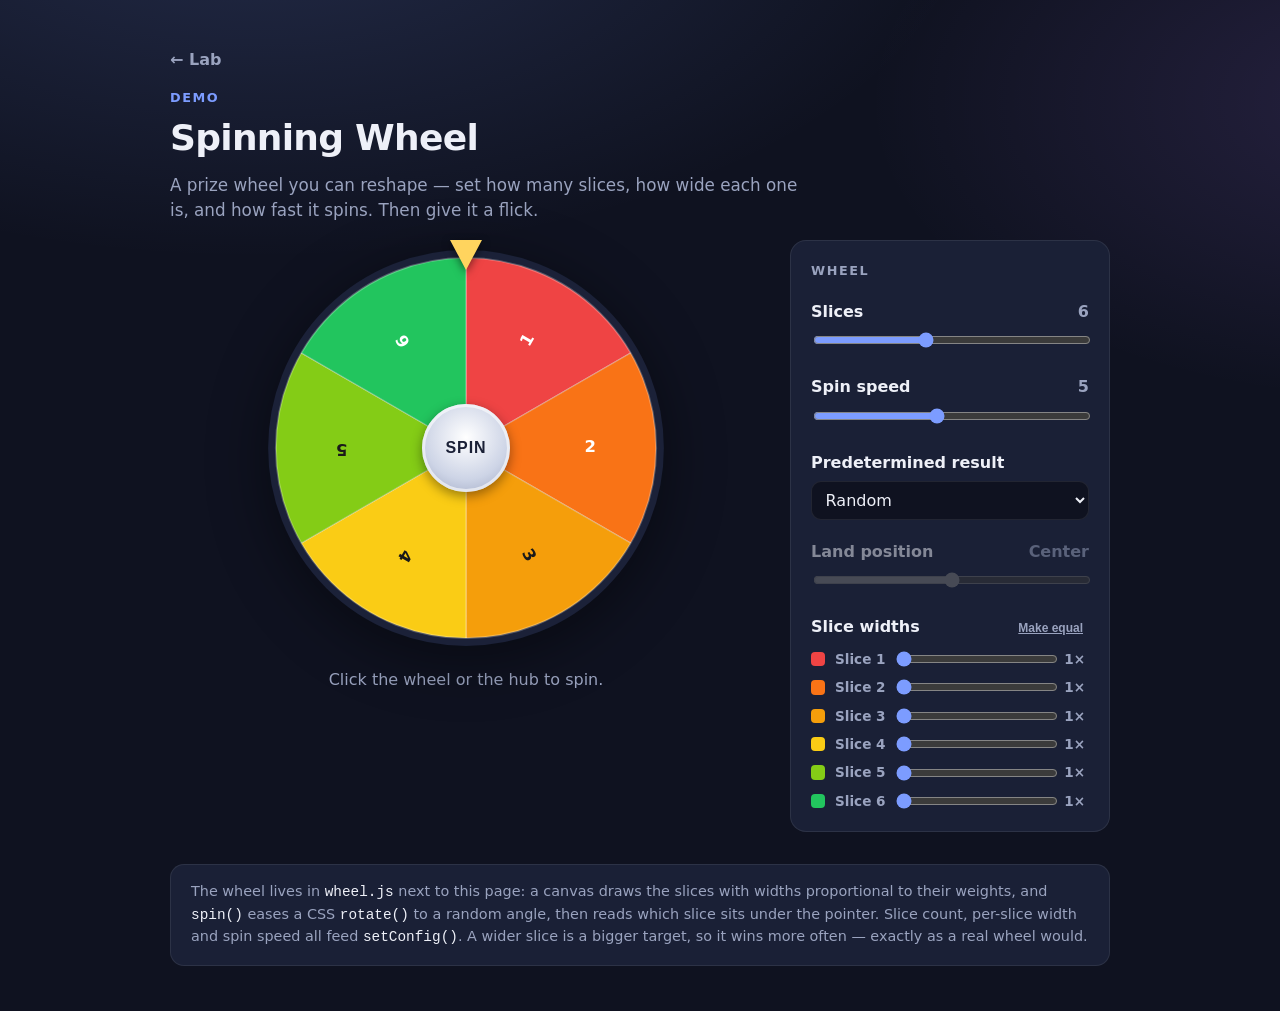
<file: demos/wheel/index.html>
<!doctype html>
<html lang="en">
<head>
  <meta charset="utf-8">
  <meta name="viewport" content="width=device-width, initial-scale=1, viewport-fit=cover">
  <meta name="theme-color" content="#0f1220">
  <meta name="description" content="A spinning prize wheel: set the number of slices, each slice's width and the spin speed, then give it a spin.">
  <title>Spinning Wheel · Lab</title>
  <link rel="icon" href="data:image/svg+xml,<svg xmlns='http://www.w3.org/2000/svg' viewBox='0 0 100 100'><text y='.9em' font-size='90'>🎡</text></svg>">
  <link rel="stylesheet" href="../../assets/css/site.css">
  <style>
    .wheel-wrap { width: min(940px, 100% - 2rem); margin-inline: auto; }

    .layout { display: grid; grid-template-columns: 1fr minmax(240px, 320px); gap: 1.75rem; align-items: start; }
    @media (max-width: 780px) { .layout { grid-template-columns: 1fr; } }

    .stage { position: relative; width: min(100%, 400px); aspect-ratio: 1; margin: 0.5rem auto 0; }
    #wheel { position: absolute; inset: 0; }
    #wheel canvas { filter: drop-shadow(0 12px 30px rgba(0,0,0,0.45)); }

    /* Fixed pointer at the top, biting into the wheel. */
    .pointer {
      position: absolute; top: -2%; left: 50%; transform: translateX(-50%);
      width: 0; height: 0; z-index: 3;
      border-left: 16px solid transparent;
      border-right: 16px solid transparent;
      border-top: 30px solid #ffd45e;
      filter: drop-shadow(0 3px 4px rgba(0,0,0,0.5));
    }
    /* Center hub / spin button. */
    .spin-hub {
      position: absolute; top: 50%; left: 50%; transform: translate(-50%, -50%);
      z-index: 2;
      width: 22%; height: 22%; border-radius: 50%;
      border: none; cursor: pointer;
      background: radial-gradient(circle at 50% 38%, #fff, #cdd4e6 60%, #9aa3bf);
      color: #1a2036; font-weight: 900; font-size: clamp(0.7rem, 3.2vw, 1rem); letter-spacing: 0.06em;
      box-shadow: 0 4px 12px rgba(0,0,0,0.4), inset 0 0 0 3px rgba(255,255,255,0.6);
      transition: transform 0.08s ease, filter 0.12s ease;
    }
    .spin-hub:hover { filter: brightness(1.05); }
    .spin-hub:active { transform: translate(-50%, -50%) scale(0.96); }
    .spin-hub:disabled { cursor: default; filter: grayscale(0.3) brightness(0.9); }

    .readout { margin: 1.25rem auto 0; text-align: center; min-height: 3rem; }
    .result-pill {
      display: inline-flex; align-items: center; gap: 0.6rem;
      padding: 0.5rem 1rem; border-radius: 999px;
      background: var(--surface); border: 1px solid var(--border);
      font-weight: 700; font-size: 1.1rem;
    }
    .result-pill .dot { width: 1rem; height: 1rem; border-radius: 50%; }
    .result-pill.win { animation: pop 0.5s ease; }
    @keyframes pop { 0% { transform: scale(0.7); } 60% { transform: scale(1.08); } 100% { transform: scale(1); } }
    .readout .hint { color: var(--muted); }

    /* ---- Settings ---- */
    .settings { display: flex; flex-direction: column; gap: 1.25rem; padding: 1.25rem; background: var(--surface); border: 1px solid var(--border); border-radius: 16px; }
    .settings h2 { margin: 0; font-size: 0.8rem; font-weight: 700; letter-spacing: 0.12em; text-transform: uppercase; color: var(--muted); }
    .setting label { display: flex; align-items: baseline; justify-content: space-between; font-weight: 600; margin-bottom: 0.4rem; }
    .setting label output { color: var(--muted); font-weight: 700; font-variant-numeric: tabular-nums; }
    .setting input[type="range"] { width: 100%; accent-color: var(--accent); }
    .setting select { width: 100%; padding: 0.5rem 0.6rem; font: inherit; color: var(--text); background: var(--bg); border: 1px solid var(--border); border-radius: 10px; }
    .setting select:focus-visible { outline: 2px solid var(--accent); outline-offset: 1px; }

    .widths-head { display: flex; align-items: baseline; justify-content: space-between; gap: 0.5rem; }
    .widths-head .equal { font-size: 0.75rem; font-weight: 600; color: var(--muted); background: none; border: 0; cursor: pointer; text-decoration: underline; }
    .widths-head .equal:hover { color: var(--text); }
    .width-list { display: flex; flex-direction: column; gap: 0.5rem; margin-top: 0.6rem; max-height: 260px; overflow-y: auto; padding-right: 0.25rem; }
    .width-row { display: grid; grid-template-columns: 1rem auto 1fr 2.4ch; align-items: center; gap: 0.5rem; font-size: 0.85rem; }
    .width-row .swatch { width: 0.9rem; height: 0.9rem; border-radius: 4px; }
    .width-row .name { color: var(--muted); font-weight: 600; white-space: nowrap; }
    .width-row input[type="range"] { width: 100%; accent-color: var(--accent); }
    .width-row output { color: var(--muted); font-weight: 700; font-variant-numeric: tabular-nums; text-align: right; }

    .board.is-spinning .settings input, .board.is-spinning .settings button { pointer-events: none; opacity: 0.55; }

    .demo-notes { margin: 2rem 0 3rem; padding: 1rem 1.25rem; border: 1px solid var(--border); border-radius: 14px; background: var(--surface); color: var(--muted); font-size: 0.9rem; }
    .demo-notes code { color: var(--text); }
  </style>
</head>
<body>
  <header class="demo-header">
    <div class="wheel-wrap">
      <a class="back-inline" href="../../">← Lab</a>
      <p class="demo-kicker">Demo</p>
      <h1>Spinning Wheel</h1>
      <p class="tagline">A prize wheel you can reshape — set how many slices, how wide each one is, and how fast it spins. Then give it a flick.</p>
    </div>
  </header>

  <main class="wheel-wrap">
    <div class="layout board" id="board">
      <div>
        <div class="stage" id="stage">
          <div id="wheel" aria-label="Prize wheel"></div>
          <div class="pointer" aria-hidden="true"></div>
          <button class="spin-hub" id="hub" type="button" aria-label="Spin the wheel">SPIN</button>
        </div>
        <div class="readout" aria-live="polite">
          <span class="hint" id="hint">Click the wheel or the hub to spin.</span>
          <span class="result-pill" id="result" hidden><span class="dot" id="result-dot"></span><span id="result-text"></span></span>
        </div>
      </div>

      <aside class="settings" id="settings">
        <h2>Wheel</h2>

        <div class="setting">
          <label for="slices">Slices <output id="slices-out">6</output></label>
          <input type="range" id="slices" min="2" max="12" step="1" value="6">
        </div>

        <div class="setting">
          <label for="speed">Spin speed <output id="speed-out">5</output></label>
          <input type="range" id="speed" min="1" max="10" step="1" value="5">
        </div>

        <div class="setting">
          <label for="force-result">Predetermined result</label>
          <select id="force-result"></select>
        </div>

        <div class="setting" id="landpos-setting">
          <label for="landpos">Land position <output id="landpos-out">Center</output></label>
          <input type="range" id="landpos" min="0" max="100" step="1" value="50">
        </div>

        <div class="setting">
          <div class="widths-head">
            <label style="margin:0; display:block">Slice widths</label>
            <button class="equal" id="make-equal" type="button">Make equal</button>
          </div>
          <div class="width-list" id="width-list"></div>
        </div>
      </aside>
    </div>

    <div class="demo-notes">
      The wheel lives in <code>wheel.js</code> next to this page: a canvas draws the slices with
      widths proportional to their weights, and <code>spin()</code> eases a CSS <code>rotate()</code>
      to a random angle, then reads which slice sits under the pointer. Slice count, per-slice width
      and spin speed all feed <code>setConfig()</code>. A wider slice is a bigger target, so it wins
      more often — exactly as a real wheel would.
    </div>
  </main>

  <script type="module">
    const { createWheel } = await import(`./wheel.js?v=${Date.now()}`);

    const mount = document.getElementById('wheel');
    const wheel = createWheel(mount, { slices: 6, spinSpeed: 5 });
    const palette = wheel.palette;

    let slices = 6;
    let weights = Array(slices).fill(1);

    const board = document.getElementById('board');
    const slicesRange = document.getElementById('slices');
    const slicesOut = document.getElementById('slices-out');
    const speedRange = document.getElementById('speed');
    const speedOut = document.getElementById('speed-out');
    const list = document.getElementById('width-list');
    const hub = document.getElementById('hub');
    const hint = document.getElementById('hint');
    const resultPill = document.getElementById('result');
    const resultDot = document.getElementById('result-dot');
    const resultText = document.getElementById('result-text');

    function renderWidthList() {
      list.replaceChildren();
      weights.forEach((w, i) => {
        const row = document.createElement('div');
        row.className = 'width-row';

        const swatch = document.createElement('span');
        swatch.className = 'swatch';
        swatch.style.background = palette[i % palette.length];

        const name = document.createElement('span');
        name.className = 'name';
        name.textContent = `Slice ${i + 1}`;

        const range = document.createElement('input');
        range.type = 'range';
        range.min = '1';
        range.max = '5';
        range.step = '0.5';
        range.value = String(w);
        range.setAttribute('aria-label', `Width of slice ${i + 1}`);

        const out = document.createElement('output');
        out.textContent = `${w}×`;

        range.addEventListener('input', () => {
          weights[i] = Number(range.value);
          out.textContent = `${weights[i]}×`;
          wheel.setConfig({ weights });
        });

        row.append(swatch, name, range, out);
        list.append(row);
      });
    }

    slicesRange.addEventListener('input', () => {
      slices = Number(slicesRange.value);
      slicesOut.textContent = slices;
      const next = Array.from({ length: slices }, (_, i) => weights[i] ?? 1);
      weights = next;
      renderWidthList();
      renderResultOptions();
      updateLandState();
      wheel.setConfig({ slices, weights });
    });

    speedRange.addEventListener('input', () => {
      speedOut.textContent = speedRange.value;
      wheel.setConfig({ spinSpeed: Number(speedRange.value) });
    });

    document.getElementById('make-equal').addEventListener('click', () => {
      weights = Array(slices).fill(1);
      renderWidthList();
      wheel.setConfig({ weights });
    });

    const resultSelect = document.getElementById('force-result');
    function renderResultOptions() {
      const prev = resultSelect.value;
      resultSelect.replaceChildren(new Option('Random', 'random'));
      for (let i = 0; i < slices; i++) resultSelect.append(new Option(`Slice ${i + 1}`, String(i)));
      resultSelect.value = prev === 'random' || (prev !== '' && Number(prev) >= 0 && Number(prev) < slices) ? prev : 'random';
    }
    const selectedTarget = () => (resultSelect.value === 'random' ? undefined : Number(resultSelect.value));

    // Land position: where inside a predetermined slice the pointer stops.
    const landRange = document.getElementById('landpos');
    const landOut = document.getElementById('landpos-out');
    const landSetting = document.getElementById('landpos-setting');
    const landLabel = (v) => (v === 50 ? 'Center' : v === 0 ? 'Left edge' : v === 100 ? 'Right edge' : `${v}%`);
    function updateLandState() {
      const on = resultSelect.value !== 'random'; // only meaningful with a fixed slice
      landRange.disabled = !on;
      landSetting.style.opacity = on ? '' : '0.5';
    }
    landRange.addEventListener('input', () => {
      landOut.textContent = landLabel(Number(landRange.value));
      wheel.setConfig({ landPos: Number(landRange.value) / 100 });
    });
    resultSelect.addEventListener('change', updateLandState);

    function spin() { if (!wheel.spinning) wheel.spin(selectedTarget()); }
    document.getElementById('stage').addEventListener('click', spin);
    document.addEventListener('keydown', (e) => {
      if (e.code === 'Space' && e.target === document.body) { e.preventDefault(); spin(); }
    });

    wheel.addEventListener('spinstart', () => {
      board.classList.add('is-spinning');
      hub.disabled = true;
      hint.hidden = false;
      hint.textContent = 'Spinning…';
      resultPill.hidden = true;
      resultPill.classList.remove('win');
    });
    wheel.addEventListener('result', (e) => {
      board.classList.remove('is-spinning');
      hub.disabled = false;
      hint.hidden = true;
      resultDot.style.background = palette[e.detail.index % palette.length];
      resultText.textContent = `Landed on ${e.detail.label}`;
      resultPill.hidden = false;
      void resultPill.offsetWidth;
      resultPill.classList.add('win');
    });

    renderWidthList();
    renderResultOptions();
    updateLandState();
    window.__wheel = wheel; // for the console
  </script>
</body>
</html>
</file>
<file: assets/css/site.css>
/* ---- Shared theme for the Lab landing page and demo chrome ---- */
:root {
  --bg: #0f1220;
  --bg-2: #141a2e;
  --surface: #1a2036;
  --surface-2: #232b47;
  --border: rgba(255, 255, 255, 0.08);
  --text: #eef0f8;
  --muted: #9aa3bf;
  --accent: #7c9cff;
  --accent-2: #b07cff;
  --good: #3ddc84;
  --bad: #ff5d73;
  --warn: #ffcc4d;
  --radius: 16px;
  --shadow: 0 10px 30px rgba(0, 0, 0, 0.35);
  --font: ui-rounded, "SF Pro Rounded", system-ui, -apple-system, "Segoe UI", Roboto, Inter, sans-serif;
  color-scheme: dark;
}

* { box-sizing: border-box; }
html { -webkit-text-size-adjust: 100%; }
body {
  margin: 0;
  min-height: 100vh;
  font-family: var(--font);
  color: var(--text);
  line-height: 1.5;
  background-color: var(--bg);
  background-image:
    radial-gradient(1200px 600px at 20% -10%, rgba(124, 156, 255, 0.18), transparent 60%),
    radial-gradient(900px 500px at 110% 10%, rgba(176, 124, 255, 0.14), transparent 60%);
  background-repeat: no-repeat;
}
[hidden] { display: none !important; }
a { color: var(--accent); }
.muted { color: var(--muted); }

.wrap { width: min(1100px, 100% - 2rem); margin-inline: auto; }

/* ---- Buttons ---- */
.btn {
  appearance: none;
  display: inline-flex;
  align-items: center;
  justify-content: center;
  gap: 0.5rem;
  padding: 0.7rem 1.2rem;
  border: 1px solid transparent;
  border-radius: 12px;
  font: inherit;
  font-weight: 700;
  color: var(--text);
  background: var(--surface-2);
  text-decoration: none;
  cursor: pointer;
  touch-action: manipulation;
  -webkit-tap-highlight-color: transparent;
  transition: transform 0.08s ease, filter 0.15s ease;
}
.btn:hover { filter: brightness(1.1); }
.btn:active { transform: translateY(1px); }
.btn:focus-visible { outline: 2px solid var(--accent); outline-offset: 2px; }
.btn-primary { background: linear-gradient(135deg, var(--accent), var(--accent-2)); color: #0b0e1a; }
.btn-ghost { background: transparent; border-color: var(--border); }

/* ---- Landing page ---- */
.site-header { padding: clamp(2rem, 6vw, 4rem) 0 1rem; }
.brand {
  display: inline-flex;
  align-items: center;
  gap: 0.5rem;
  font-size: clamp(2rem, 6vw, 3rem);
  font-weight: 800;
  letter-spacing: -0.02em;
  color: var(--text);
  text-decoration: none;
}
.tagline { margin: 0.5rem 0 0; color: var(--muted); font-size: 1.05rem; max-width: 60ch; }
.section-title {
  margin: 1.5rem 0 1rem;
  font-size: 0.85rem;
  font-weight: 700;
  letter-spacing: 0.12em;
  text-transform: uppercase;
  color: var(--muted);
}

.demo-grid {
  list-style: none;
  padding: 0;
  margin: 0 0 3rem;
  display: grid;
  gap: 1rem;
  grid-template-columns: repeat(auto-fill, minmax(260px, 1fr));
}
.demo-card {
  background: var(--surface);
  border: 1px solid var(--border);
  border-radius: var(--radius);
  box-shadow: var(--shadow);
  overflow: hidden;
  transition: transform 0.15s ease, border-color 0.15s ease;
}
.demo-card:hover { transform: translateY(-2px); border-color: rgba(124, 156, 255, 0.4); }
.demo-card-link,
.demo-card-inner {
  display: flex;
  flex-direction: column;
  gap: 0.75rem;
  height: 100%;
  padding: 1.25rem;
  color: inherit;
  text-decoration: none;
}
.demo-card-icon { font-size: 2.5rem; line-height: 1; }
.demo-card h3 { margin: 0 0 0.25rem; font-size: 1.25rem; }
.demo-card p { margin: 0; color: var(--muted); }
.tags { list-style: none; display: flex; flex-wrap: wrap; gap: 0.4rem; padding: 0; margin: 0.5rem 0 0; }
.tags li {
  padding: 0.15rem 0.55rem;
  border-radius: 999px;
  background: var(--surface-2);
  color: var(--muted);
  font-size: 0.75rem;
}
.demo-card-cta { margin-top: auto; font-weight: 700; color: var(--accent); }
.demo-card.soon { opacity: 0.6; border-style: dashed; box-shadow: none; }
.demo-card.soon:hover { transform: none; border-color: var(--border); }
.site-footer { padding: 2rem 0 3rem; color: var(--muted); font-size: 0.9rem; }
.site-footer .version { margin: 0.4rem 0 0; font-size: 0.8rem; }
.site-footer .version code { color: var(--text); background: var(--surface-2); padding: 0.05rem 0.4rem; border-radius: 6px; font-size: 0.95em; }
.site-footer .version a { text-decoration: none; }
.site-footer .version a:hover code { background: var(--surface); outline: 1px solid var(--border); }
.site-footer .version .warn { color: var(--warn); }

/* ---- Demo page chrome (shared by demo pages) ---- */
.demo-header { padding: clamp(1.5rem, 5vw, 3rem) 0 1rem; }
.demo-header h1 { margin: 0.25rem 0; font-size: clamp(1.6rem, 5vw, 2.25rem); letter-spacing: -0.02em; }
.demo-kicker { margin: 1rem 0 0; font-size: 0.8rem; font-weight: 700; letter-spacing: 0.12em; text-transform: uppercase; color: var(--accent); }
.back-inline { color: var(--muted); font-weight: 600; text-decoration: none; }
.back-inline:hover { color: var(--text); }
</file>
